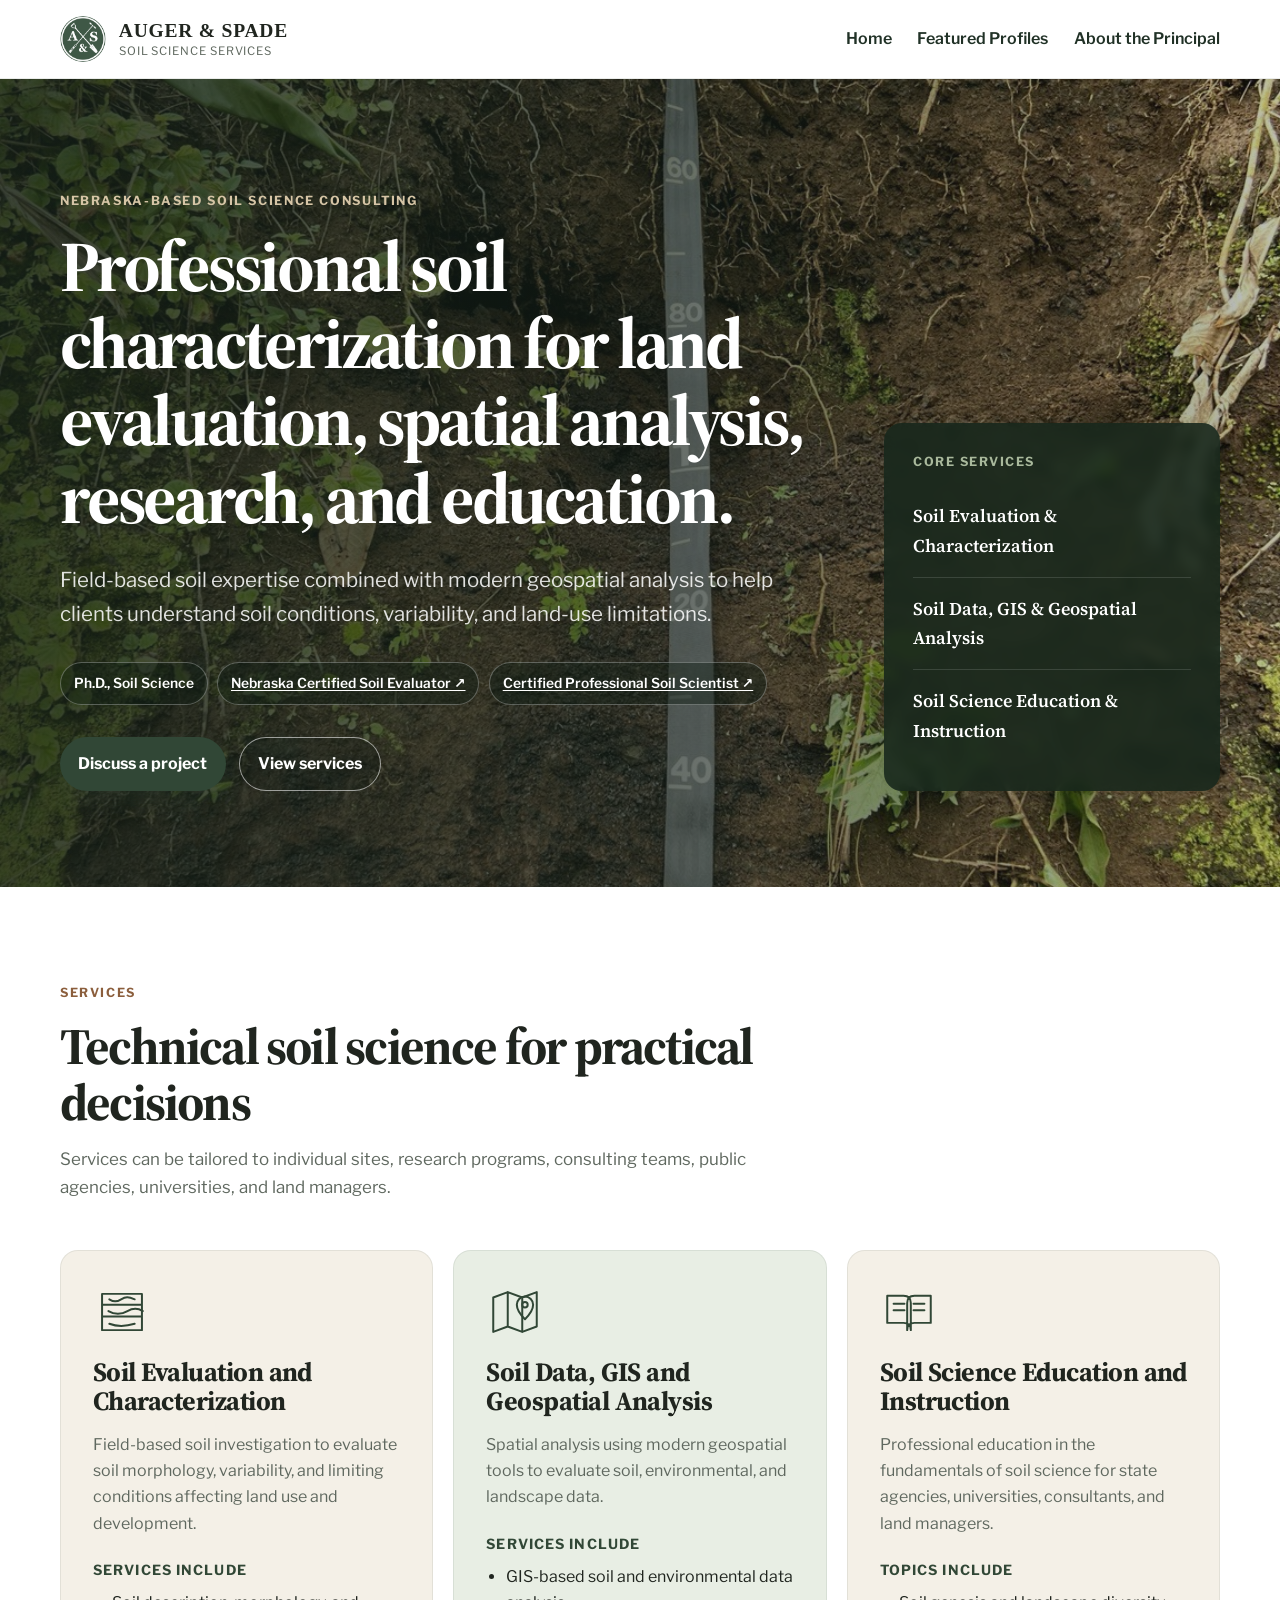
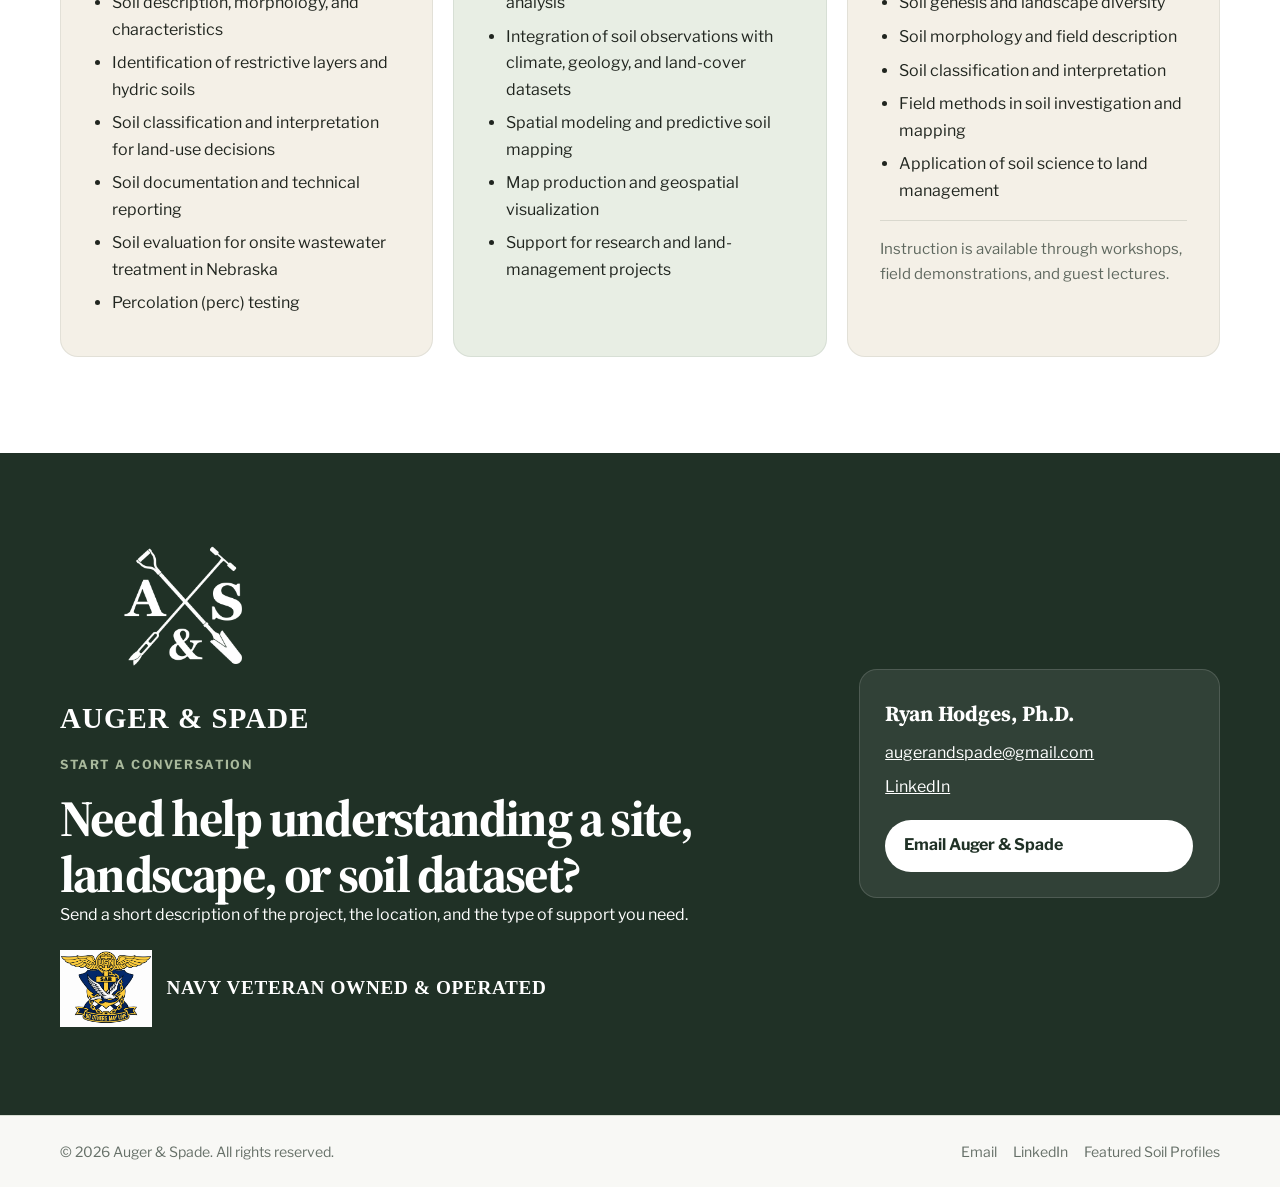
<file: index.html>
<!doctype html>
<html lang="en">
<head>
  <meta charset="utf-8">
  <meta name="viewport" content="width=device-width, initial-scale=1">
  <meta name="description" content="Auger &amp; Spade LLC provides professional soil evaluation, soil characterization, GIS and geospatial analysis, research support, and soil science education throughout Nebraska.">
  <meta name="theme-color" content="#314736">
  <title>Auger &amp; Spade LLC | Soil Science Consulting, GIS &amp; Soil Evaluation | Nebraska</title>
<meta name="description" content="Auger &amp; Spade LLC provides professional soil science consulting, septic soil evaluations, GIS and geospatial analysis, research support, and soil science education throughout Nebraska.">
<meta name="robots" content="index,follow">
<link rel="canonical" href="https://augerandspade.com/">
<meta property="og:title" content="Auger &amp; Spade LLC">
<meta property="og:description" content="Professional soil science consulting services in Nebraska.">
<meta property="og:type" content="website">
<meta property="og:url" content="https://augerandspade.com/">
<meta property="og:image" content="https://augerandspade.com/assets/hero-soil-profile.jpg">

  <link rel="preconnect" href="https://fonts.googleapis.com">
  <link rel="preconnect" href="https://fonts.gstatic.com" crossorigin>
  <link href="https://fonts.googleapis.com/css2?family=Libre+Franklin:wght@400;500;600;700&family=Source+Serif+4:opsz,wght@8..60,600;8..60,700&display=swap" rel="stylesheet">
  <link rel="stylesheet" href="styles.css">
  <meta property="og:site_name" content="Auger &amp; Spade LLC">
  <meta property="og:locale" content="en_US">
  <meta name="twitter:card" content="summary_large_image">
  <meta name="twitter:title" content="Auger &amp; Spade LLC | Nebraska Soil Science Consulting">
  <meta name="twitter:description" content="Professional soil evaluation, GIS and geospatial analysis, research support, and soil science education throughout Nebraska.">
  <meta name="twitter:image" content="https://augerandspade.com/assets/hero-soil-profile.jpg">
  <meta name="geo.region" content="US-NE">
  <meta name="geo.placename" content="Lincoln, Nebraska">
<script type="application/ld+json">
{
  "@context": "https://schema.org",
  "@type": "ProfessionalService",
  "@id": "https://augerandspade.com/#business",
  "name": "Auger & Spade LLC",
  "url": "https://augerandspade.com/",
  "email": "mailto:augerandspade@gmail.com",
  "image": "https://augerandspade.com/assets/hero-soil-profile.jpg",
  "description": "Professional soil evaluation, soil characterization, GIS and geospatial analysis, research support, and soil science education throughout Nebraska.",
  "founder": {
    "@type": "Person",
    "name": "Ryan Hodges, Ph.D.",
    "sameAs": [
      "https://www.linkedin.com/in/ryanhodges86/"
    ]
  },
  "areaServed": {
    "@type": "State",
    "name": "Nebraska"
  },
  "address": {
    "@type": "PostalAddress",
    "addressLocality": "Lincoln",
    "addressRegion": "NE",
    "addressCountry": "US"
  },
  "sameAs": [
    "https://www.linkedin.com/in/ryanhodges86/"
  ],
  "hasOfferCatalog": {
    "@type": "OfferCatalog",
    "name": "Soil Science Services",
    "itemListElement": [
      {
        "@type": "Offer",
        "itemOffered": {
          "@type": "Service",
          "name": "Soil Evaluation and Characterization"
        }
      },
      {
        "@type": "Offer",
        "itemOffered": {
          "@type": "Service",
          "name": "Soil Data, GIS and Geospatial Analysis"
        }
      },
      {
        "@type": "Offer",
        "itemOffered": {
          "@type": "Service",
          "name": "Research Support"
        }
      },
      {
        "@type": "Offer",
        "itemOffered": {
          "@type": "Service",
          "name": "Soil Science Education and Instruction"
        }
      }
    ]
  }
}
</script>
<script async src="https://www.googletagmanager.com/gtag/js?id=G-CK5D03BH1R"></script>
<script>
window.dataLayer = window.dataLayer || [];
function gtag(){dataLayer.push(arguments);}
gtag('js', new Date());
gtag('config', 'G-CK5D03BH1R');
</script>

<style>
  .brand-mark.logo-mark {
    padding: 0;
    overflow: hidden;
    background: transparent;
    display: inline-flex;
    align-items: center;
    justify-content: center;
  }

  .brand-mark.logo-mark img {
    width: 100%;
    height: 100%;
    object-fit: contain;
    display: block;
  }

  .brand-text strong,
  .contact-brand-name {
    font-family: "Georgia Pro", Georgia, "Times New Roman", serif;
    text-transform: uppercase;
    letter-spacing: 0.04em;
  }

  .contact-brand-lockup {
    display: inline-flex;
    flex-direction: column;
    align-items: center;
    margin: 0 0 1.25rem;
  }

  .contact-brand-logo {
    width: min(180px, 45vw);
    height: auto;
    display: block;
    object-fit: contain;
  }

  .contact-brand-name {
    color: #fff;
    margin-top: 0.4rem;
    font-size: clamp(1.35rem, 2.5vw, 1.8rem);
    font-weight: 700;
    line-height: 1.1;
  }
</style>


<style>
  .veteran-mark {
    display: flex;
    align-items: center;
    gap: 0.9rem;
    margin-top: 1.35rem;
  }
  .veteran-mark img {
    width: 92px;
    height: auto;
    flex: 0 0 auto;
    display: block;
  }
  .veteran-mark p {
    margin: 0;
    color: #fff;
    font-family: "Georgia Pro", Georgia, "Times New Roman", serif;
    font-size: clamp(1rem, 2vw, 1.2rem);
    font-weight: 700;
    letter-spacing: 0.035em;
    text-transform: uppercase;
    line-height: 1.25;
  }
  @media (max-width: 560px) {
    .veteran-mark img { width: 78px; }
  }
</style>

</head>
<body>
  <a class="skip-link" href="#main">Skip to main content</a>

  <header class="site-header">
    <div class="container nav-wrap">
      <a class="brand" href="#top" aria-label="Auger and Spade home">
        <span class="brand-mark logo-mark" aria-hidden="true">
          <img src="assets/auger-spade-logo-header.png" alt="">
        </span>
        <span class="brand-text">
          <strong>AUGER &amp; SPADE</strong>
          <small>Soil Science Services</small>
        </span>
      </a>

      <button class="menu-button" type="button" aria-expanded="false" aria-controls="site-nav">
        <span class="sr-only">Open navigation</span>
        <span></span><span></span><span></span>
      </button>

      <nav id="site-nav" class="site-nav" aria-label="Main navigation">
        <a href="index.html">Home</a>
        <a href="featured-profiles.html">Featured Profiles</a>
        <a href="about.html">About the Principal</a>
      </nav>
    </div>
  </header>

  <main id="main">
    <section class="hero" id="top">
      <div class="container hero-grid">
        <div class="hero-copy">
          <p class="eyebrow">Nebraska-based soil science consulting</p>
          <h1>Professional soil characterization for land evaluation, spatial analysis, research, and education.</h1>
          <p class="hero-lead">
            Field-based soil expertise combined with modern geospatial analysis to help clients understand soil conditions, variability, and land-use limitations.
          </p>

          <div class="credentials" aria-label="Professional credentials">
            <span>Ph.D., Soil Science</span>
            <span><a href="https://dwee-data.nebraska.gov/onsite-wastewater-treatment/businesses/?firm=Auger+and+Spade+LLC" target="_blank" rel="noopener" style="color: inherit; text-decoration: underline; text-underline-offset: 2px;">Nebraska Certified Soil Evaluator ↗</a></span>
            <span><a href="https://www.soils.org/certifications/professional-search/view/13142655" target="_blank" rel="noopener" style="color: inherit; text-decoration: underline; text-underline-offset: 2px;">Certified Professional Soil Scientist ↗</a></span>
          </div>

          <div class="hero-actions">
            <a class="button button-primary" href="mailto:augerandspade@gmail.com?subject=Auger%20%26%20Spade%20Project%20Inquiry">Discuss a project</a>
            <a class="button button-secondary" href="#services">View services</a>
          </div>
        </div>

        <aside class="hero-card" aria-label="Core service areas">
          <p class="card-kicker">Core services</p>
          <ul>
            <li><a href="#soil-evaluation">Soil Evaluation &amp; Characterization</a></li>
            <li><a href="#gis-analysis">Soil Data, GIS &amp; Geospatial Analysis</a></li>
            <li><a href="#education">Soil Science Education &amp; Instruction</a></li>
          </ul>
        </aside>
      </div>
    </section>

    <section class="section services-section" id="services">
      <div class="container">
        <div class="section-heading">
          <p class="eyebrow">Services</p>
          <h2>Technical soil science for practical decisions</h2>
          <p>Services can be tailored to individual sites, research programs, consulting teams, public agencies, universities, and land managers.</p>
        </div>

        <div class="service-grid">
          <article class="service-card" id="soil-evaluation">
            <div class="service-icon" aria-hidden="true"><svg viewBox="0 0 64 64"><path d="M10 12h44v40H10zM10 24h44M10 37h44"/><path d="M18 18c5 3 8 3 13 0s8-3 15 0M17 31c7 4 14 4 21 0s12-3 17 0M18 45c8 3 18 3 28 0"/></svg></div>
            <h3>Soil Evaluation and Characterization</h3>
            <p>Field-based soil investigation to evaluate soil morphology, variability, and limiting conditions affecting land use and development.</p>
            <h4>Services include</h4>
            <ul>
              <li>Soil description, morphology, and characteristics</li>
              <li>Identification of restrictive layers and hydric soils</li>
              <li>Soil classification and interpretation for land-use decisions</li>
              <li>Soil documentation and technical reporting</li>
              <li>Soil evaluation for onsite wastewater treatment in Nebraska</li>
              <li>Percolation (perc) testing</li>
            </ul>
          </article>

          <article class="service-card" id="gis-analysis">
            <div class="service-icon" aria-hidden="true"><svg viewBox="0 0 64 64"><path d="M8 16l16-6 16 6 16-6v38l-16 6-16-6-16 6zM24 10v38M40 16v38"/><path d="M34 24c0-5 4-9 9-9s9 4 9 9c0 7-9 16-9 16s-9-9-9-16z"/><circle cx="43" cy="24" r="3"/></svg></div>
            <h3>Soil Data, GIS and Geospatial Analysis</h3>
            <p>Spatial analysis using modern geospatial tools to evaluate soil, environmental, and landscape data.</p>
            <h4>Services include</h4>
            <ul>
              <li>GIS-based soil and environmental data analysis</li>
              <li>Integration of soil observations with climate, geology, and land-cover datasets</li>
              <li>Spatial modeling and predictive soil mapping</li>
              <li>Map production and geospatial visualization</li>
              <li>Support for research and land-management projects</li>
            </ul>
          </article>

          <article class="service-card" id="education">
            <div class="service-icon" aria-hidden="true"><svg viewBox="0 0 64 64"><path d="M8 14h18c5 0 8 3 8 8v30c0-5-3-8-8-8H8zM56 14H38c-5 0-8 3-8 8v30c0-5 3-8 8-8h18zM15 23h12M15 30h12M37 23h12M37 30h12"/></svg></div>
            <h3>Soil Science Education and Instruction</h3>
            <p>Professional education in the fundamentals of soil science for state agencies, universities, consultants, and land managers.</p>
            <h4>Topics include</h4>
            <ul>
              <li>Soil genesis and landscape diversity</li>
              <li>Soil morphology and field description</li>
              <li>Soil classification and interpretation</li>
              <li>Field methods in soil investigation and mapping</li>
              <li>Application of soil science to land management</li>
            </ul>
            <p class="service-note">Instruction is available through workshops, field demonstrations, and guest lectures.</p>
          </article>
        </div>
      </div>
    </section>

    <section class="contact-section" id="contact">
      <div class="container contact-grid">
        <div>
          <div class="contact-brand-lockup" aria-label="Auger and Spade">
            <img class="contact-brand-logo" src="assets/auger-spade-logo-white.png" alt="Auger &amp; Spade logo">
            <div class="contact-brand-name">AUGER &amp; SPADE</div>
          </div>
          <p class="eyebrow light">Start a conversation</p>
          <h2>Need help understanding a site, landscape, or soil dataset?</h2>
          <p>Send a short description of the project, the location, and the type of support you need.</p>
          <div class="veteran-mark" aria-label="Navy Veteran Owned and Operated">
            <img src="assets/navy-sar-emblem.png" alt="U.S. Navy search and rescue emblem">
            <p>Navy Veteran Owned &amp; Operated</p>
          </div>
        </div>
        <div class="contact-card">
          <p class="contact-name">Ryan Hodges, Ph.D.</p>
          <a href="mailto:augerandspade@gmail.com">augerandspade@gmail.com</a>
          <a href="https://www.linkedin.com/in/ryanhodges86/" target="_blank" rel="noopener">LinkedIn</a>
          <a class="button button-light" href="mailto:augerandspade@gmail.com?subject=Auger%20%26%20Spade%20Project%20Inquiry">Email Auger &amp; Spade</a>
        </div>
      </div>
    </section>
  </main>

  <footer class="site-footer">
    <div class="container footer-wrap">
      <p>&copy; <span id="year"></span> Auger &amp; Spade. All rights reserved.</p>
      <div class="footer-links"><a href="mailto:augerandspade@gmail.com">Email</a><a href="https://www.linkedin.com/in/ryanhodges86/" target="_blank" rel="noopener">LinkedIn</a><a href="featured-profiles.html">Featured Soil Profiles</a></div>
    </div>
  </footer>

  <script src="script.js"></script>
</body>
</html>
</file>
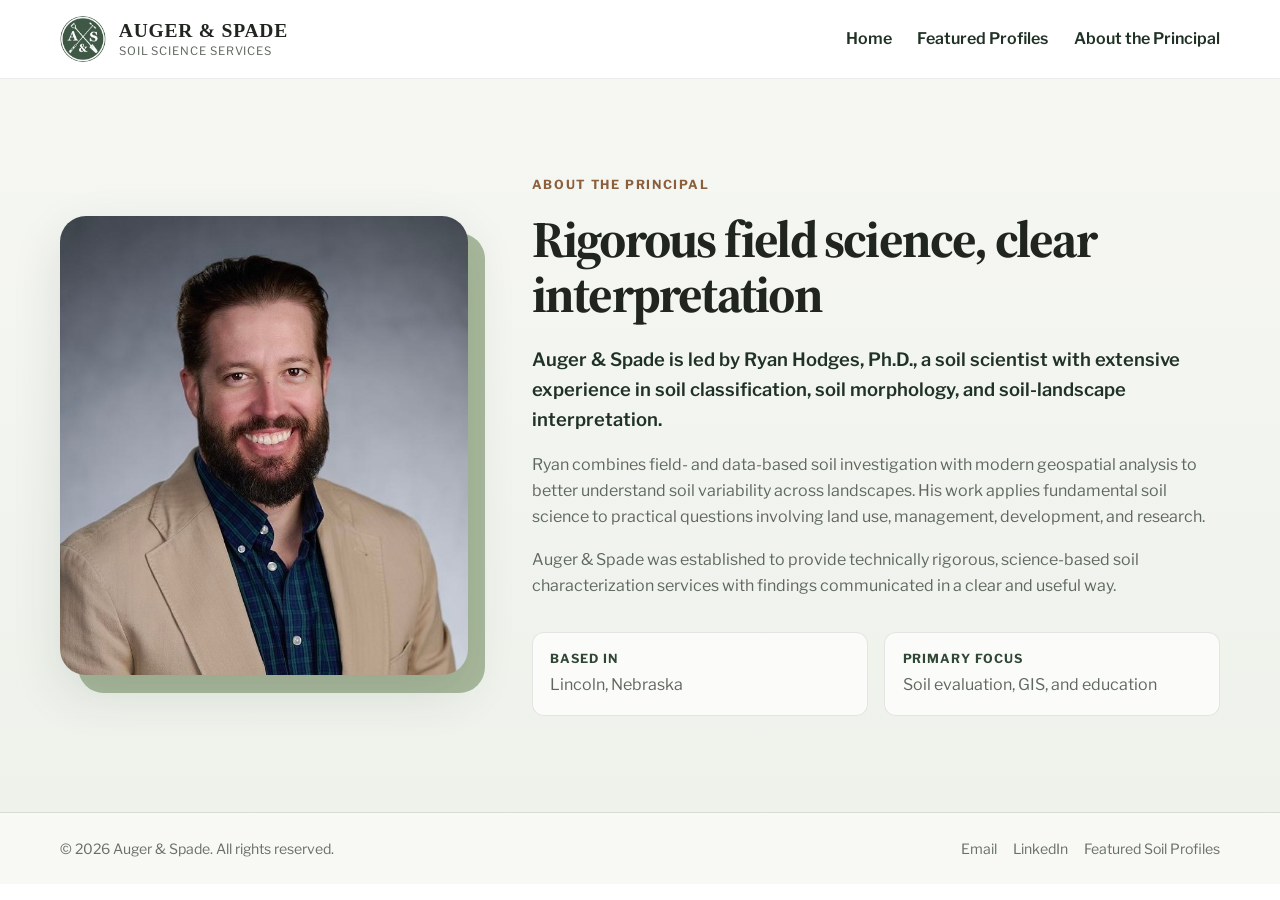
<file: about.html>
<!doctype html>
<html lang="en">
<head>
  <meta charset="utf-8">
  <meta name="viewport" content="width=device-width, initial-scale=1">
  <meta name="description" content="Auger &amp; Spade LLC provides professional soil evaluation, soil characterization, GIS and geospatial analysis, research support, and soil science education throughout Nebraska.">
  <meta name="theme-color" content="#314736">
  <title>About the Principal | Auger &amp; Spade LLC</title>
<meta name="description" content="Auger &amp; Spade LLC provides professional soil science consulting, septic soil evaluations, GIS and geospatial analysis, research support, and soil science education throughout Nebraska.">
<meta name="robots" content="index,follow">
<link rel="canonical" href="https://augerandspade.com/">
<meta property="og:title" content="Auger &amp; Spade LLC">
<meta property="og:description" content="Professional soil science consulting services in Nebraska.">
<meta property="og:type" content="website">
<meta property="og:url" content="https://augerandspade.com/">
<meta property="og:image" content="https://augerandspade.com/assets/hero-soil-profile.jpg">

  <link rel="preconnect" href="https://fonts.googleapis.com">
  <link rel="preconnect" href="https://fonts.gstatic.com" crossorigin>
  <link href="https://fonts.googleapis.com/css2?family=Libre+Franklin:wght@400;500;600;700&family=Source+Serif+4:opsz,wght@8..60,600;8..60,700&display=swap" rel="stylesheet">
  <link rel="stylesheet" href="styles.css">
  <meta property="og:site_name" content="Auger &amp; Spade LLC">
  <meta property="og:locale" content="en_US">
  <meta name="twitter:card" content="summary_large_image">
  <meta name="twitter:title" content="Auger &amp; Spade LLC | Nebraska Soil Science Consulting">
  <meta name="twitter:description" content="Professional soil evaluation, GIS and geospatial analysis, research support, and soil science education throughout Nebraska.">
  <meta name="twitter:image" content="https://augerandspade.com/assets/hero-soil-profile.jpg">
  <meta name="geo.region" content="US-NE">
  <meta name="geo.placename" content="Lincoln, Nebraska">
<script type="application/ld+json">
{
  "@context": "https://schema.org",
  "@type": "ProfessionalService",
  "@id": "https://augerandspade.com/#business",
  "name": "Auger & Spade LLC",
  "url": "https://augerandspade.com/",
  "email": "mailto:augerandspade@gmail.com",
  "image": "https://augerandspade.com/assets/hero-soil-profile.jpg",
  "description": "Professional soil evaluation, soil characterization, GIS and geospatial analysis, research support, and soil science education throughout Nebraska.",
  "founder": {
    "@type": "Person",
    "name": "Ryan Hodges, Ph.D.",
    "sameAs": [
      "https://www.linkedin.com/in/ryanhodges86/"
    ]
  },
  "areaServed": {
    "@type": "State",
    "name": "Nebraska"
  },
  "address": {
    "@type": "PostalAddress",
    "addressLocality": "Lincoln",
    "addressRegion": "NE",
    "addressCountry": "US"
  },
  "sameAs": [
    "https://www.linkedin.com/in/ryanhodges86/"
  ],
  "hasOfferCatalog": {
    "@type": "OfferCatalog",
    "name": "Soil Science Services",
    "itemListElement": [
      {
        "@type": "Offer",
        "itemOffered": {
          "@type": "Service",
          "name": "Soil Evaluation and Characterization"
        }
      },
      {
        "@type": "Offer",
        "itemOffered": {
          "@type": "Service",
          "name": "Soil Data, GIS and Geospatial Analysis"
        }
      },
      {
        "@type": "Offer",
        "itemOffered": {
          "@type": "Service",
          "name": "Research Support"
        }
      },
      {
        "@type": "Offer",
        "itemOffered": {
          "@type": "Service",
          "name": "Soil Science Education and Instruction"
        }
      }
    ]
  }
}
</script>
<script async src="https://www.googletagmanager.com/gtag/js?id=G-CK5D03BH1R"></script>
<script>
window.dataLayer = window.dataLayer || [];
function gtag(){dataLayer.push(arguments);}
gtag('js', new Date());
gtag('config', 'G-CK5D03BH1R');
</script>

<style>
  .brand-mark.logo-mark {
    padding: 0;
    overflow: hidden;
    background: transparent;
    display: inline-flex;
    align-items: center;
    justify-content: center;
  }

  .brand-mark.logo-mark img {
    width: 100%;
    height: 100%;
    object-fit: contain;
    display: block;
  }

  .brand-text strong,
  .contact-brand-name {
    font-family: "Georgia Pro", Georgia, "Times New Roman", serif;
    text-transform: uppercase;
    letter-spacing: 0.04em;
  }

  .contact-brand-lockup {
    display: inline-flex;
    flex-direction: column;
    align-items: center;
    margin: 0 0 1.25rem;
  }

  .contact-brand-logo {
    width: min(180px, 45vw);
    height: auto;
    display: block;
    object-fit: contain;
  }

  .contact-brand-name {
    color: #fff;
    margin-top: 0.4rem;
    font-size: clamp(1.35rem, 2.5vw, 1.8rem);
    font-weight: 700;
    line-height: 1.1;
  }
</style>

</head>
<body>
  <a class="skip-link" href="#main">Skip to main content</a>

  <header class="site-header">
    <div class="container nav-wrap">
      <a class="brand" href="#top" aria-label="Auger and Spade home">
        <span class="brand-mark logo-mark" aria-hidden="true">
          <img src="assets/auger-spade-logo-header.png" alt="">
        </span>
        <span class="brand-text">
          <strong>AUGER &amp; SPADE</strong>
          <small>Soil Science Services</small>
        </span>
      </a>

      <button class="menu-button" type="button" aria-expanded="false" aria-controls="site-nav">
        <span class="sr-only">Open navigation</span>
        <span></span><span></span><span></span>
      </button>

      <nav id="site-nav" class="site-nav" aria-label="Main navigation">
        <a href="index.html">Home</a>
        <a href="featured-profiles.html">Featured Profiles</a>
        <a href="about.html">About the Principal</a>
      </nav>
    </div>
  </header>

  <main id="main">
    <section class="section about-section" id="about">
      <div class="container about-grid">
        <div class="portrait-wrap">
          <img src="assets/ryan-hodges-headshot.jpg" alt="Ryan Hodges, Ph.D., principal of Auger & Spade">
        </div>

        <div class="about-copy">
          <p class="eyebrow">About the principal</p>
          <h2>Rigorous field science, clear interpretation</h2>
          <p class="intro">
            Auger &amp; Spade is led by Ryan Hodges, Ph.D., a soil scientist with extensive experience in soil classification, soil morphology, and soil-landscape interpretation.
          </p>
          <p>
            Ryan combines field- and data-based soil investigation with modern geospatial analysis to better understand soil variability across landscapes. His work applies fundamental soil science to practical questions involving land use, management, development, and research.
          </p>
          <p>
            Auger &amp; Spade was established to provide technically rigorous, science-based soil characterization services with findings communicated in a clear and useful way.
          </p>

          <div class="about-details">
            <div>
              <strong>Based in</strong>
              <span>Lincoln, Nebraska</span>
            </div>
            <div>
              <strong>Primary focus</strong>
              <span>Soil evaluation, GIS, and education</span>
            </div>
          </div>
        </div>
      </div>
    </section>
  </main>

  <footer class="site-footer">
    <div class="container footer-wrap">
      <p>&copy; <span id="year"></span> Auger &amp; Spade. All rights reserved.</p>
      <div class="footer-links"><a href="mailto:augerandspade@gmail.com">Email</a><a href="https://www.linkedin.com/in/ryanhodges86/" target="_blank" rel="noopener">LinkedIn</a><a href="#profiles">Featured Soil Profiles</a></div>
    </div>
  </footer>

  <script src="script.js"></script>
</body>
</html>
</file>
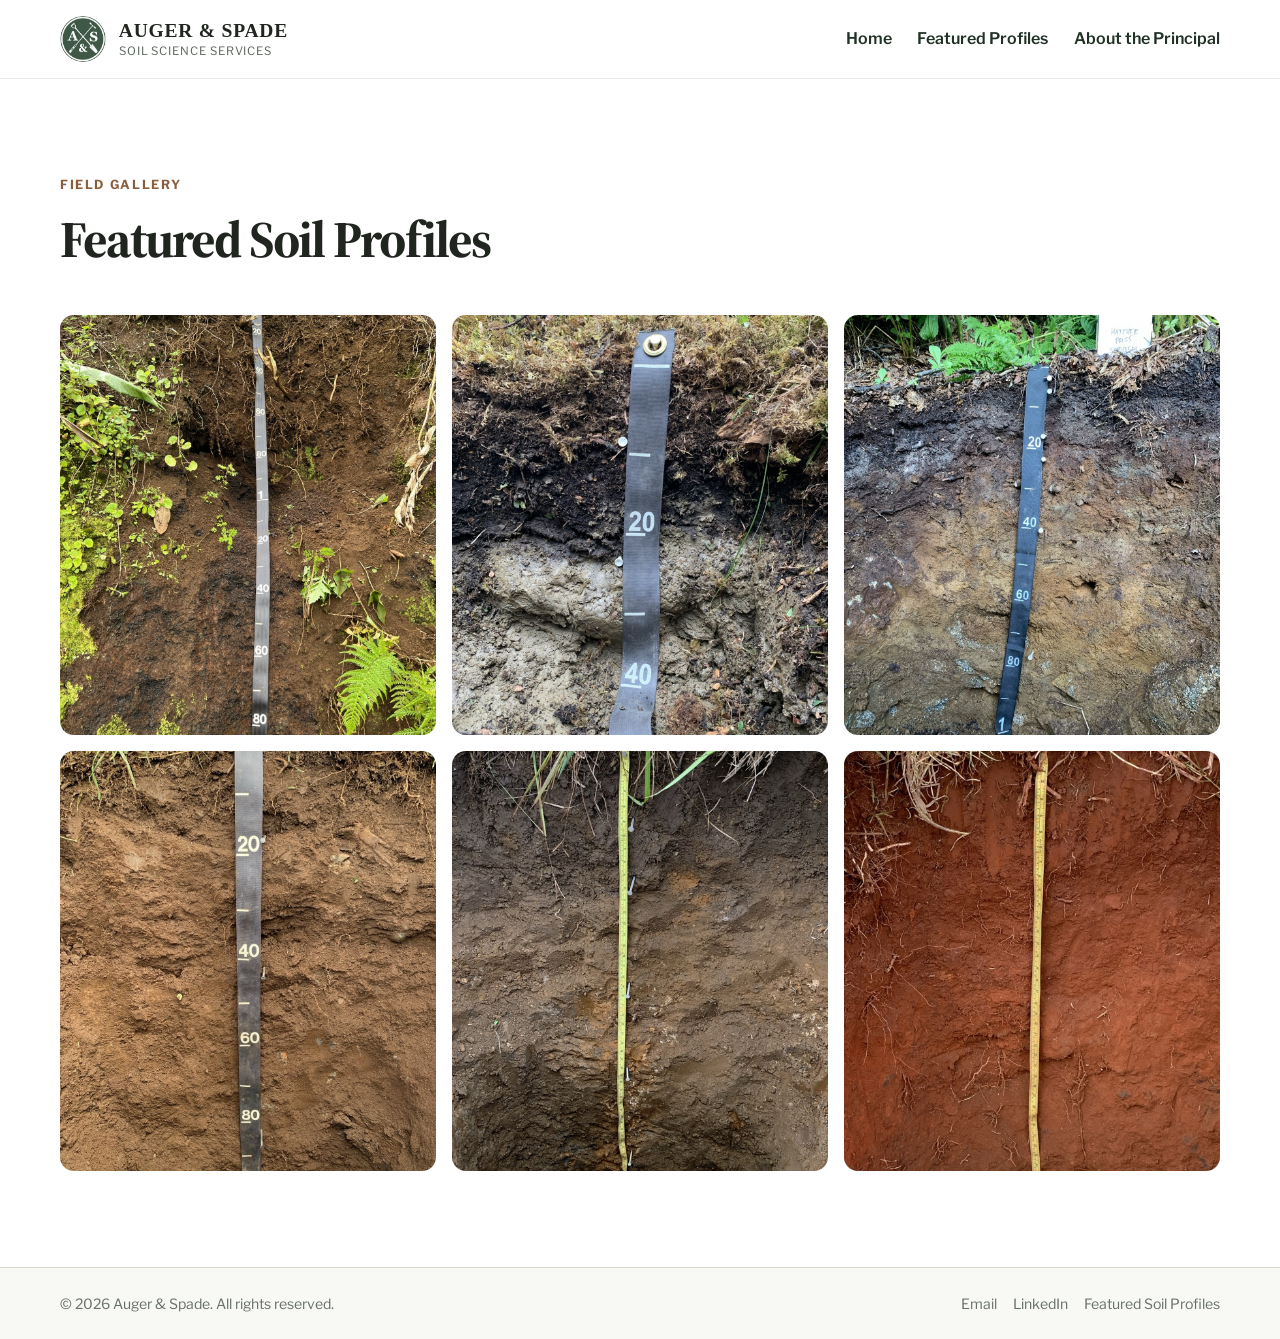
<file: featured-profiles.html>
<!doctype html>
<html lang="en">
<head>
  <meta charset="utf-8">
  <meta name="viewport" content="width=device-width, initial-scale=1">
  <meta name="description" content="Auger &amp; Spade LLC provides professional soil evaluation, soil characterization, GIS and geospatial analysis, research support, and soil science education throughout Nebraska.">
  <meta name="theme-color" content="#314736">
  <title>Featured Soil Profiles | Auger &amp; Spade LLC</title>
<meta name="description" content="Auger &amp; Spade LLC provides professional soil science consulting, septic soil evaluations, GIS and geospatial analysis, research support, and soil science education throughout Nebraska.">
<meta name="robots" content="index,follow">
<link rel="canonical" href="https://augerandspade.com/">
<meta property="og:title" content="Auger &amp; Spade LLC">
<meta property="og:description" content="Professional soil science consulting services in Nebraska.">
<meta property="og:type" content="website">
<meta property="og:url" content="https://augerandspade.com/">
<meta property="og:image" content="https://augerandspade.com/assets/hero-soil-profile.jpg">

  <link rel="preconnect" href="https://fonts.googleapis.com">
  <link rel="preconnect" href="https://fonts.gstatic.com" crossorigin>
  <link href="https://fonts.googleapis.com/css2?family=Libre+Franklin:wght@400;500;600;700&family=Source+Serif+4:opsz,wght@8..60,600;8..60,700&display=swap" rel="stylesheet">
  <link rel="stylesheet" href="styles.css">
  <meta property="og:site_name" content="Auger &amp; Spade LLC">
  <meta property="og:locale" content="en_US">
  <meta name="twitter:card" content="summary_large_image">
  <meta name="twitter:title" content="Auger &amp; Spade LLC | Nebraska Soil Science Consulting">
  <meta name="twitter:description" content="Professional soil evaluation, GIS and geospatial analysis, research support, and soil science education throughout Nebraska.">
  <meta name="twitter:image" content="https://augerandspade.com/assets/hero-soil-profile.jpg">
  <meta name="geo.region" content="US-NE">
  <meta name="geo.placename" content="Lincoln, Nebraska">
<script type="application/ld+json">
{
  "@context": "https://schema.org",
  "@type": "ProfessionalService",
  "@id": "https://augerandspade.com/#business",
  "name": "Auger & Spade LLC",
  "url": "https://augerandspade.com/",
  "email": "mailto:augerandspade@gmail.com",
  "image": "https://augerandspade.com/assets/hero-soil-profile.jpg",
  "description": "Professional soil evaluation, soil characterization, GIS and geospatial analysis, research support, and soil science education throughout Nebraska.",
  "founder": {
    "@type": "Person",
    "name": "Ryan Hodges, Ph.D.",
    "sameAs": [
      "https://www.linkedin.com/in/ryanhodges86/"
    ]
  },
  "areaServed": {
    "@type": "State",
    "name": "Nebraska"
  },
  "address": {
    "@type": "PostalAddress",
    "addressLocality": "Lincoln",
    "addressRegion": "NE",
    "addressCountry": "US"
  },
  "sameAs": [
    "https://www.linkedin.com/in/ryanhodges86/"
  ],
  "hasOfferCatalog": {
    "@type": "OfferCatalog",
    "name": "Soil Science Services",
    "itemListElement": [
      {
        "@type": "Offer",
        "itemOffered": {
          "@type": "Service",
          "name": "Soil Evaluation and Characterization"
        }
      },
      {
        "@type": "Offer",
        "itemOffered": {
          "@type": "Service",
          "name": "Soil Data, GIS and Geospatial Analysis"
        }
      },
      {
        "@type": "Offer",
        "itemOffered": {
          "@type": "Service",
          "name": "Research Support"
        }
      },
      {
        "@type": "Offer",
        "itemOffered": {
          "@type": "Service",
          "name": "Soil Science Education and Instruction"
        }
      }
    ]
  }
}
</script>
<script async src="https://www.googletagmanager.com/gtag/js?id=G-CK5D03BH1R"></script>
<script>
window.dataLayer = window.dataLayer || [];
function gtag(){dataLayer.push(arguments);}
gtag('js', new Date());
gtag('config', 'G-CK5D03BH1R');
</script>

<style>
  .brand-mark.logo-mark {
    padding: 0;
    overflow: hidden;
    background: transparent;
    display: inline-flex;
    align-items: center;
    justify-content: center;
  }

  .brand-mark.logo-mark img {
    width: 100%;
    height: 100%;
    object-fit: contain;
    display: block;
  }

  .brand-text strong,
  .contact-brand-name {
    font-family: "Georgia Pro", Georgia, "Times New Roman", serif;
    text-transform: uppercase;
    letter-spacing: 0.04em;
  }

  .contact-brand-lockup {
    display: inline-flex;
    flex-direction: column;
    align-items: center;
    margin: 0 0 1.25rem;
  }

  .contact-brand-logo {
    width: min(180px, 45vw);
    height: auto;
    display: block;
    object-fit: contain;
  }

  .contact-brand-name {
    color: #fff;
    margin-top: 0.4rem;
    font-size: clamp(1.35rem, 2.5vw, 1.8rem);
    font-weight: 700;
    line-height: 1.1;
  }
</style>

</head>
<body>
  <a class="skip-link" href="#main">Skip to main content</a>

  <header class="site-header">
    <div class="container nav-wrap">
      <a class="brand" href="#top" aria-label="Auger and Spade home">
        <span class="brand-mark logo-mark" aria-hidden="true">
          <img src="assets/auger-spade-logo-header.png" alt="">
        </span>
        <span class="brand-text">
          <strong>AUGER &amp; SPADE</strong>
          <small>Soil Science Services</small>
        </span>
      </a>

      <button class="menu-button" type="button" aria-expanded="false" aria-controls="site-nav">
        <span class="sr-only">Open navigation</span>
        <span></span><span></span><span></span>
      </button>

      <nav id="site-nav" class="site-nav" aria-label="Main navigation">
        <a href="index.html">Home</a>
        <a href="featured-profiles.html">Featured Profiles</a>
        <a href="about.html">About the Principal</a>
      </nav>
    </div>
  </header>

  <main id="main">
    <section class="section profiles-section" id="profiles">
      <div class="container">
        <div class="section-heading">
          <p class="eyebrow">Field gallery</p>
          <h2>Featured Soil Profiles</h2>
        </div>
        <div class="profile-gallery">
          <a href="assets/soil-profile-01.jpg" target="_blank" rel="noopener"><img src="assets/soil-profile-01.jpg" alt="Deep soil profile with measuring tape and tropical vegetation" loading="lazy"></a>
          <a href="assets/soil-profile-02.jpg" target="_blank" rel="noopener"><img src="assets/soil-profile-02.jpg" alt="Layered forest soil profile" loading="lazy"></a>
          <a href="assets/soil-profile-03.jpg" target="_blank" rel="noopener"><img src="assets/soil-profile-03.jpg" alt="Forest soil profile with contrasting horizons" loading="lazy"></a>
          <a href="assets/soil-profile-04.jpg" target="_blank" rel="noopener"><img src="assets/soil-profile-04.jpg" alt="Brown soil profile with measuring tape" loading="lazy"></a>
          <a href="assets/soil-profile-05.jpg" target="_blank" rel="noopener"><img src="assets/soil-profile-05.jpg" alt="Dark soil profile with redoximorphic features" loading="lazy"></a>
          <a href="assets/soil-profile-06.jpg" target="_blank" rel="noopener"><img src="assets/soil-profile-06.jpg" alt="Red soil profile with measuring tape" loading="lazy"></a>
        </div>
      </div>
    </section>
  </main>

  <footer class="site-footer">
    <div class="container footer-wrap">
      <p>&copy; <span id="year"></span> Auger &amp; Spade. All rights reserved.</p>
      <div class="footer-links"><a href="mailto:augerandspade@gmail.com">Email</a><a href="https://www.linkedin.com/in/ryanhodges86/" target="_blank" rel="noopener">LinkedIn</a><a href="#profiles">Featured Soil Profiles</a></div>
    </div>
  </footer>

  <script src="script.js"></script>
</body>
</html>
</file>
<file: styles.css>
:root {
  --forest: #314736;
  --forest-dark: #203126;
  --sage: #a9b99c;
  --sage-light: #e8eee4;
  --sand: #f4f0e7;
  --clay: #8b5e3c;
  --ink: #20251f;
  --muted: #5f685f;
  --white: #ffffff;
  --line: #d8ddd3;
  --shadow: 0 18px 50px rgba(32, 49, 38, 0.12);
  --radius: 18px;
  --container: 1160px;
}

*,
*::before,
*::after { box-sizing: border-box; }

html { scroll-behavior: smooth; }

body {
  margin: 0;
  color: var(--ink);
  background: var(--white);
  font-family: "Libre Franklin", system-ui, -apple-system, BlinkMacSystemFont, "Segoe UI", sans-serif;
  font-size: 16px;
  line-height: 1.65;
}

img { display: block; max-width: 100%; }
a { color: inherit; }

h1, h2, h3 {
  margin: 0;
  font-family: "Source Serif 4", Georgia, serif;
  line-height: 1.08;
}

h1 {
  max-width: 900px;
  font-size: clamp(2.65rem, 5.6vw, 5.25rem);
  letter-spacing: -0.045em;
}

h2 {
  font-size: clamp(2.15rem, 4vw, 3.75rem);
  letter-spacing: -0.035em;
}

h3 {
  font-size: 1.65rem;
  letter-spacing: -0.02em;
}

h4 {
  margin: 1.4rem 0 0.5rem;
  color: var(--forest);
  font-size: 0.87rem;
  letter-spacing: 0.08em;
  text-transform: uppercase;
}

p { margin: 0 0 1rem; }

.container {
  width: min(var(--container), calc(100% - 2rem));
  margin-inline: auto;
}

.skip-link {
  position: fixed;
  z-index: 1000;
  top: 0.5rem;
  left: 0.5rem;
  padding: 0.75rem 1rem;
  transform: translateY(-150%);
  color: var(--white);
  background: var(--forest-dark);
  border-radius: 0.5rem;
}

.skip-link:focus { transform: translateY(0); }

.site-header {
  position: sticky;
  z-index: 100;
  top: 0;
  background: rgba(255,255,255,0.94);
  border-bottom: 1px solid rgba(49,71,54,0.10);
  backdrop-filter: blur(12px);
}

.nav-wrap {
  min-height: 78px;
  display: flex;
  align-items: center;
  justify-content: space-between;
  gap: 2rem;
}

.brand {
  display: inline-flex;
  align-items: center;
  gap: 0.8rem;
  text-decoration: none;
}

.brand-mark {
  display: grid;
  width: 46px;
  height: 46px;
  place-items: center;
  color: var(--white);
  background: var(--forest);
  border-radius: 50%;
  font-family: "Source Serif 4", Georgia, serif;
  font-weight: 700;
}

.brand-text { display: flex; flex-direction: column; line-height: 1.1; }
.brand-text strong { font-family: "Source Serif 4", Georgia, serif; font-size: 1.22rem; }
.brand-text small { margin-top: 0.2rem; color: var(--muted); font-size: 0.72rem; letter-spacing: 0.08em; text-transform: uppercase; }

.site-nav {
  display: flex;
  align-items: center;
  gap: 1.6rem;
}

.site-nav a {
  color: var(--forest-dark);
  font-weight: 600;
  text-decoration: none;
}

.site-nav a:hover { color: var(--clay); }

.site-nav .nav-cta {
  padding: 0.7rem 1rem;
  color: var(--white);
  background: var(--forest);
  border-radius: 999px;
}

.menu-button {
  display: none;
  width: 46px;
  height: 42px;
  padding: 9px;
  background: transparent;
  border: 1px solid var(--line);
  border-radius: 0.7rem;
}

.menu-button span:not(.sr-only) {
  display: block;
  height: 2px;
  margin: 5px 0;
  background: var(--forest-dark);
}

.sr-only {
  position: absolute;
  width: 1px;
  height: 1px;
  overflow: hidden;
  clip: rect(0,0,0,0);
  white-space: nowrap;
}

.hero {
  position: relative;
  overflow: hidden;
  min-height: 720px;
  display: flex;
  align-items: center;
  padding: 7rem 0 6rem;
  color: var(--white);
  background:
    linear-gradient(90deg, rgba(20,31,24,.84) 0%, rgba(20,31,24,.65) 52%, rgba(20,31,24,.28) 100%),
    url("assets/hero-soil-profile.jpg") center 42% / cover no-repeat;
}


.hero-grid {
  position: relative;
  z-index: 1;
  display: grid;
  grid-template-columns: minmax(0, 1.7fr) minmax(280px, .75fr);
  align-items: end;
  gap: 4rem;
}

.eyebrow {
  margin-bottom: 1rem;
  color: var(--clay);
  font-size: 0.78rem;
  font-weight: 700;
  letter-spacing: 0.13em;
  text-transform: uppercase;
}

.hero-lead {
  max-width: 760px;
  margin-top: 1.6rem;
  color: rgba(255,255,255,.86);
  font-size: clamp(1.07rem, 1.9vw, 1.28rem);
}

.credentials {
  display: flex;
  flex-wrap: wrap;
  gap: 0.6rem;
  margin: 2rem 0;
}

.credentials span {
  padding: 0.55rem 0.8rem;
  color: var(--forest-dark);
  background: rgba(255,255,255,.72);
  border: 1px solid rgba(49,71,54,.14);
  border-radius: 999px;
  font-size: 0.86rem;
  font-weight: 600;
}

.hero-actions { display: flex; flex-wrap: wrap; gap: 0.8rem; }

.button {
  display: inline-flex;
  min-height: 48px;
  align-items: center;
  justify-content: center;
  padding: 0.8rem 1.15rem;
  border-radius: 999px;
  font-weight: 700;
  text-decoration: none;
  transition: transform .2s ease, box-shadow .2s ease, background .2s ease;
}

.button:hover { transform: translateY(-2px); }

.button-primary {
  color: var(--white);
  background: var(--forest);
  box-shadow: 0 10px 24px rgba(49,71,54,.22);
}

.button-secondary {
  color: var(--forest);
  background: transparent;
  border: 1px solid rgba(49,71,54,.34);
}

.hero-card {
  padding: 1.8rem;
  color: var(--white);
  background: var(--forest-dark);
  border-radius: var(--radius);
  box-shadow: var(--shadow);
}

.card-kicker {
  margin-bottom: 0.8rem;
  color: var(--sage);
  font-size: 0.78rem;
  font-weight: 700;
  letter-spacing: 0.12em;
  text-transform: uppercase;
}

.hero-card ul { margin: 0; padding: 0; list-style: none; }

.hero-card li + li { border-top: 1px solid rgba(255,255,255,.13); }

.hero-card a {
  display: block;
  padding: 1rem 0;
  font-family: "Source Serif 4", Georgia, serif;
  font-size: 1.13rem;
  font-weight: 600;
  text-decoration: none;
}

.hero-card a:hover { color: var(--sage); }

.section { padding: 6rem 0; }

.section-heading {
  max-width: 760px;
  margin-bottom: 3rem;
}

.section-heading > p:last-child {
  margin-top: 1rem;
  color: var(--muted);
  font-size: 1.06rem;
}

.services-section { background: var(--white); }

.service-grid {
  display: grid;
  grid-template-columns: repeat(3, minmax(0, 1fr));
  gap: 1.25rem;
}

.service-card {
  position: relative;
  padding: 2rem;
  background: var(--sand);
  border: 1px solid rgba(49,71,54,.09);
  border-radius: var(--radius);
}

.service-card:nth-child(2) { background: var(--sage-light); }

.service-number {
  margin-bottom: 1rem;
  color: var(--clay);
  font-size: 0.82rem;
  font-weight: 700;
  letter-spacing: 0.12em;
}

.service-card > p { margin-top: 1rem; color: var(--muted); }

.service-card ul {
  margin: 0;
  padding-left: 1.2rem;
}

.service-card li { margin-bottom: 0.45rem; }

.service-note {
  padding-top: 1rem;
  border-top: 1px solid rgba(49,71,54,.14);
  font-size: 0.94rem;
}

.about-section {
  background: linear-gradient(180deg, #f6f7f3 0%, #eef2eb 100%);
}

.about-grid {
  display: grid;
  grid-template-columns: minmax(280px, .8fr) minmax(0, 1.35fr);
  align-items: center;
  gap: 4rem;
}

.portrait-wrap {
  position: relative;
  max-width: 460px;
}

.portrait-wrap::before {
  position: absolute;
  top: 1.1rem;
  right: -1.1rem;
  bottom: -1.1rem;
  left: 1.1rem;
  content: "";
  background: var(--sage);
  border-radius: 26px;
}

.portrait-wrap img {
  position: relative;
  z-index: 1;
  aspect-ratio: 1;
  object-fit: cover;
  border-radius: 26px;
  box-shadow: var(--shadow);
}

.about-copy .intro {
  margin-top: 1.4rem;
  color: var(--forest-dark);
  font-size: 1.15rem;
  font-weight: 600;
}

.about-copy > p:not(.eyebrow):not(.intro) { color: var(--muted); }

.about-details {
  display: grid;
  grid-template-columns: repeat(2, minmax(0,1fr));
  gap: 1rem;
  margin-top: 2rem;
}

.about-details div {
  padding: 1rem 1.1rem;
  background: rgba(255,255,255,.72);
  border: 1px solid rgba(49,71,54,.12);
  border-radius: 12px;
}

.about-details strong,
.about-details span { display: block; }

.about-details strong {
  margin-bottom: 0.2rem;
  color: var(--forest);
  font-size: 0.78rem;
  letter-spacing: 0.08em;
  text-transform: uppercase;
}

.about-details span { color: var(--muted); }

.contact-section {
  padding: 5.5rem 0;
  color: var(--white);
  background: var(--forest-dark);
}

.contact-grid {
  display: grid;
  grid-template-columns: minmax(0,1.35fr) minmax(280px,.65fr);
  align-items: center;
  gap: 3rem;
}

.contact-section h2 { max-width: 750px; }

.contact-section > .container > div:first-child > p:last-child {
  max-width: 720px;
  margin-top: 1rem;
  color: rgba(255,255,255,.75);
}

.eyebrow.light { color: var(--sage); }

.contact-card {
  padding: 1.6rem;
  background: rgba(255,255,255,.08);
  border: 1px solid rgba(255,255,255,.14);
  border-radius: var(--radius);
}

.contact-card a {
  display: block;
  margin-top: 0.5rem;
  word-break: break-word;
}

.contact-name { margin-bottom: 0; font-family: "Source Serif 4", Georgia, serif; font-size: 1.35rem; font-weight: 700; }

.button-light {
  margin-top: 1.2rem !important;
  color: var(--forest-dark);
  background: var(--white);
}

.site-footer {
  padding: 1.5rem 0;
  color: #667068;
  background: #f8f8f5;
  border-top: 1px solid var(--line);
  font-size: 0.88rem;
}

.footer-wrap {
  display: flex;
  justify-content: space-between;
  gap: 1rem;
}

.footer-wrap p { margin: 0; }

@media (max-width: 900px) {
  .hero { padding: 5rem 0 4rem; }
  .hero-grid, .about-grid, .contact-grid { grid-template-columns: 1fr; }
  .hero-grid { gap: 2rem; }
  .hero-card { max-width: 620px; }
  .service-grid { grid-template-columns: 1fr; }
  .about-grid { gap: 2.5rem; }
  .portrait-wrap { max-width: 380px; }
}

@media (max-width: 720px) {
  .menu-button { display: block; }

  .site-nav {
    position: absolute;
    top: 68px;
    right: 1rem;
    left: 1rem;
    display: none;
    flex-direction: column;
    align-items: stretch;
    gap: 0;
    padding: 0.75rem;
    background: var(--white);
    border: 1px solid var(--line);
    border-radius: 14px;
    box-shadow: var(--shadow);
  }

  .site-nav.open { display: flex; }
  .site-nav a { padding: 0.8rem; }
  .site-nav .nav-cta { margin-top: 0.4rem; text-align: center; }

  h1 { font-size: clamp(2.35rem, 12vw, 3.65rem); }
  .section { padding: 4.5rem 0; }
  .service-card { padding: 1.5rem; }
  .about-details { grid-template-columns: 1fr; }
  .footer-wrap { flex-direction: column; }
}

.hero .eyebrow { color: #d6c5a6; }
.hero .credentials span { color: var(--white); background: rgba(18,30,22,.44); border-color: rgba(255,255,255,.28); }
.hero .button-secondary { color: var(--white); border-color: rgba(255,255,255,.56); background: rgba(18,30,22,.18); }
.hero-card { background: rgba(23,39,28,.88); backdrop-filter: blur(6px); }
.service-icon { width: 58px; height: 58px; margin-bottom: 1.1rem; color: var(--forest); }
.service-icon svg { width: 100%; height: 100%; fill: none; stroke: currentColor; stroke-width: 2.2; stroke-linecap: round; stroke-linejoin: round; }
.portrait-wrap img { width: 100%; height: auto; aspect-ratio: auto; object-fit: contain; }
.profiles-section { background: var(--white); }
.profile-gallery { display: grid; grid-template-columns: repeat(3,minmax(0,1fr)); gap: 1rem; }
.profile-gallery a { display: block; overflow: hidden; background: var(--sand); border-radius: 14px; }
.profile-gallery img { width: 100%; height: 420px; object-fit: cover; transition: transform .25s ease; }
.profile-gallery a:hover img { transform: scale(1.025); }
.footer-links { display: flex; flex-wrap: wrap; justify-content: flex-end; gap: 1rem; }
.footer-links a { text-decoration: none; }
@media (max-width: 900px) {
  .hero { min-height: 640px; background-position: 54% center; }
  .profile-gallery { grid-template-columns: repeat(2,minmax(0,1fr)); }
}
@media (max-width: 620px) {
  .hero { min-height: auto; background-position: 58% center; }
  .profile-gallery { grid-template-columns: 1fr; }
  .profile-gallery img { height: auto; max-height: 620px; }
  .footer-links { justify-content: flex-start; }
}
</file>
